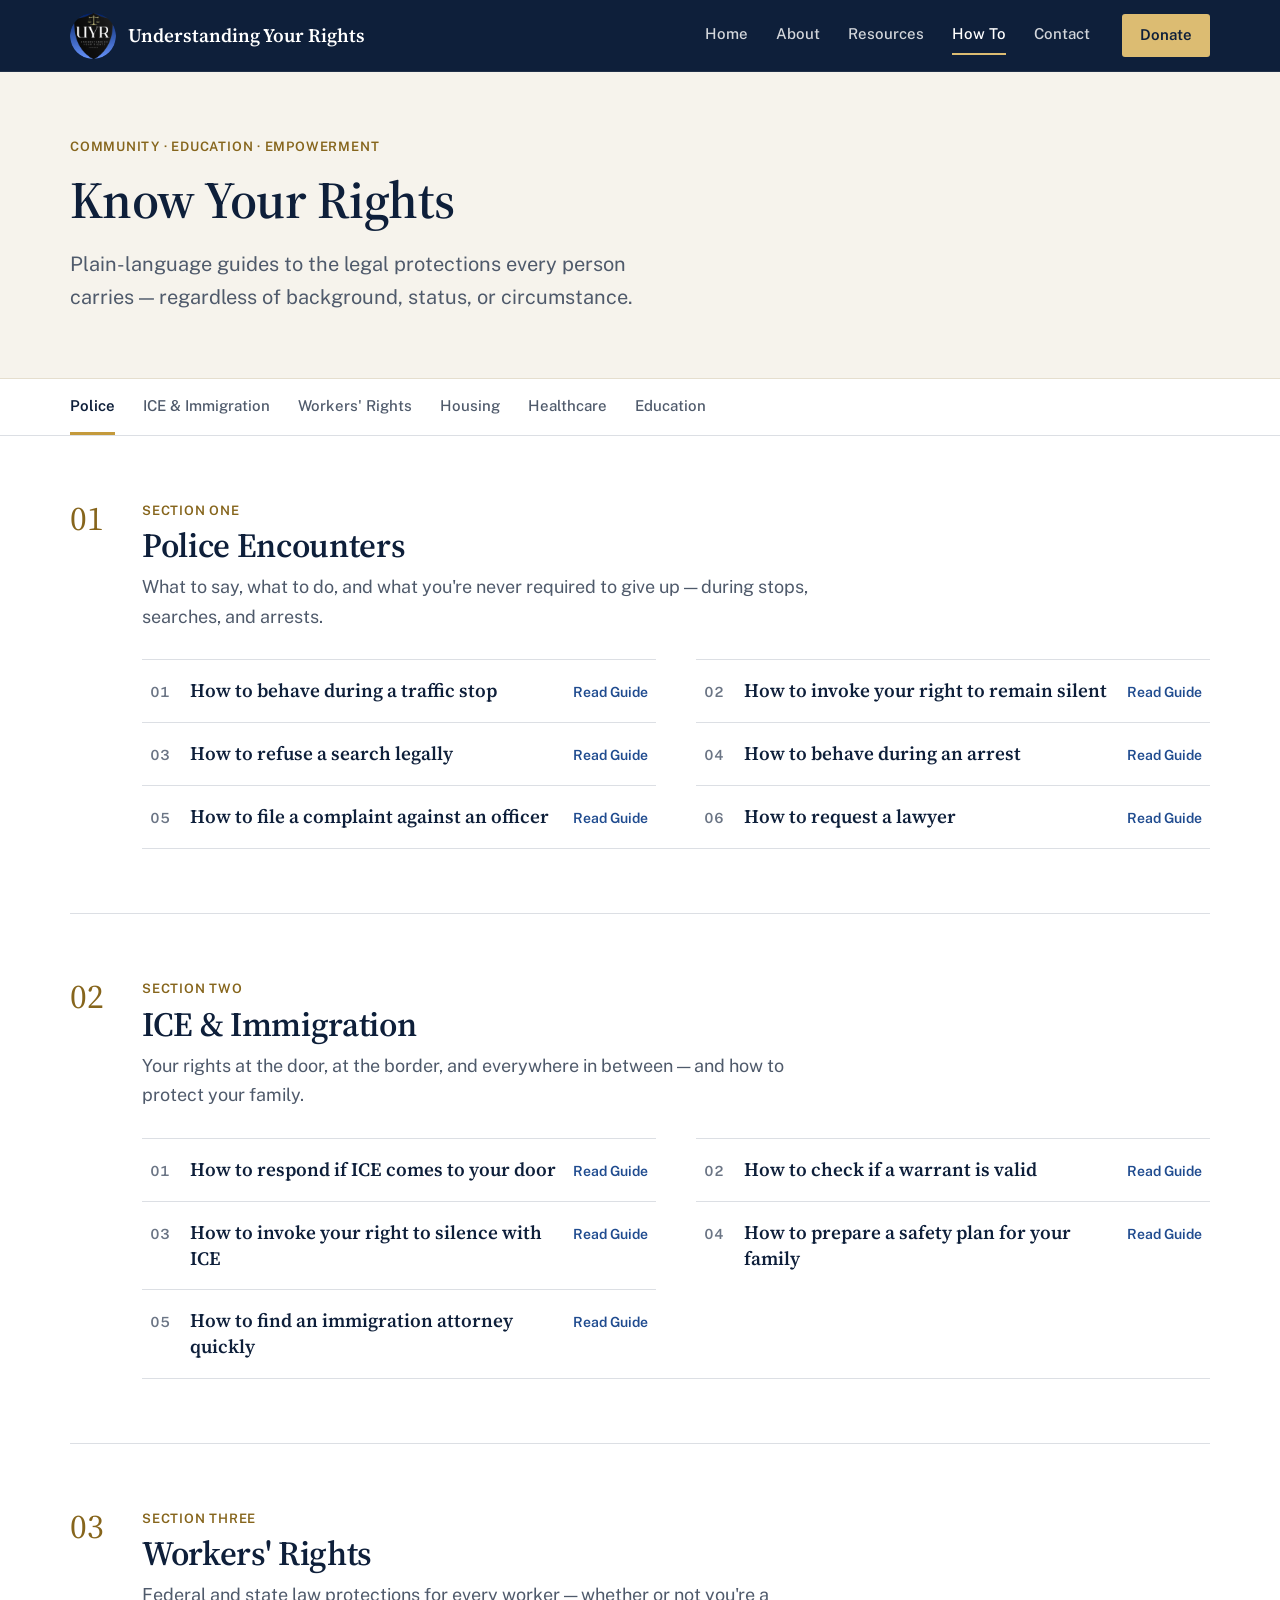
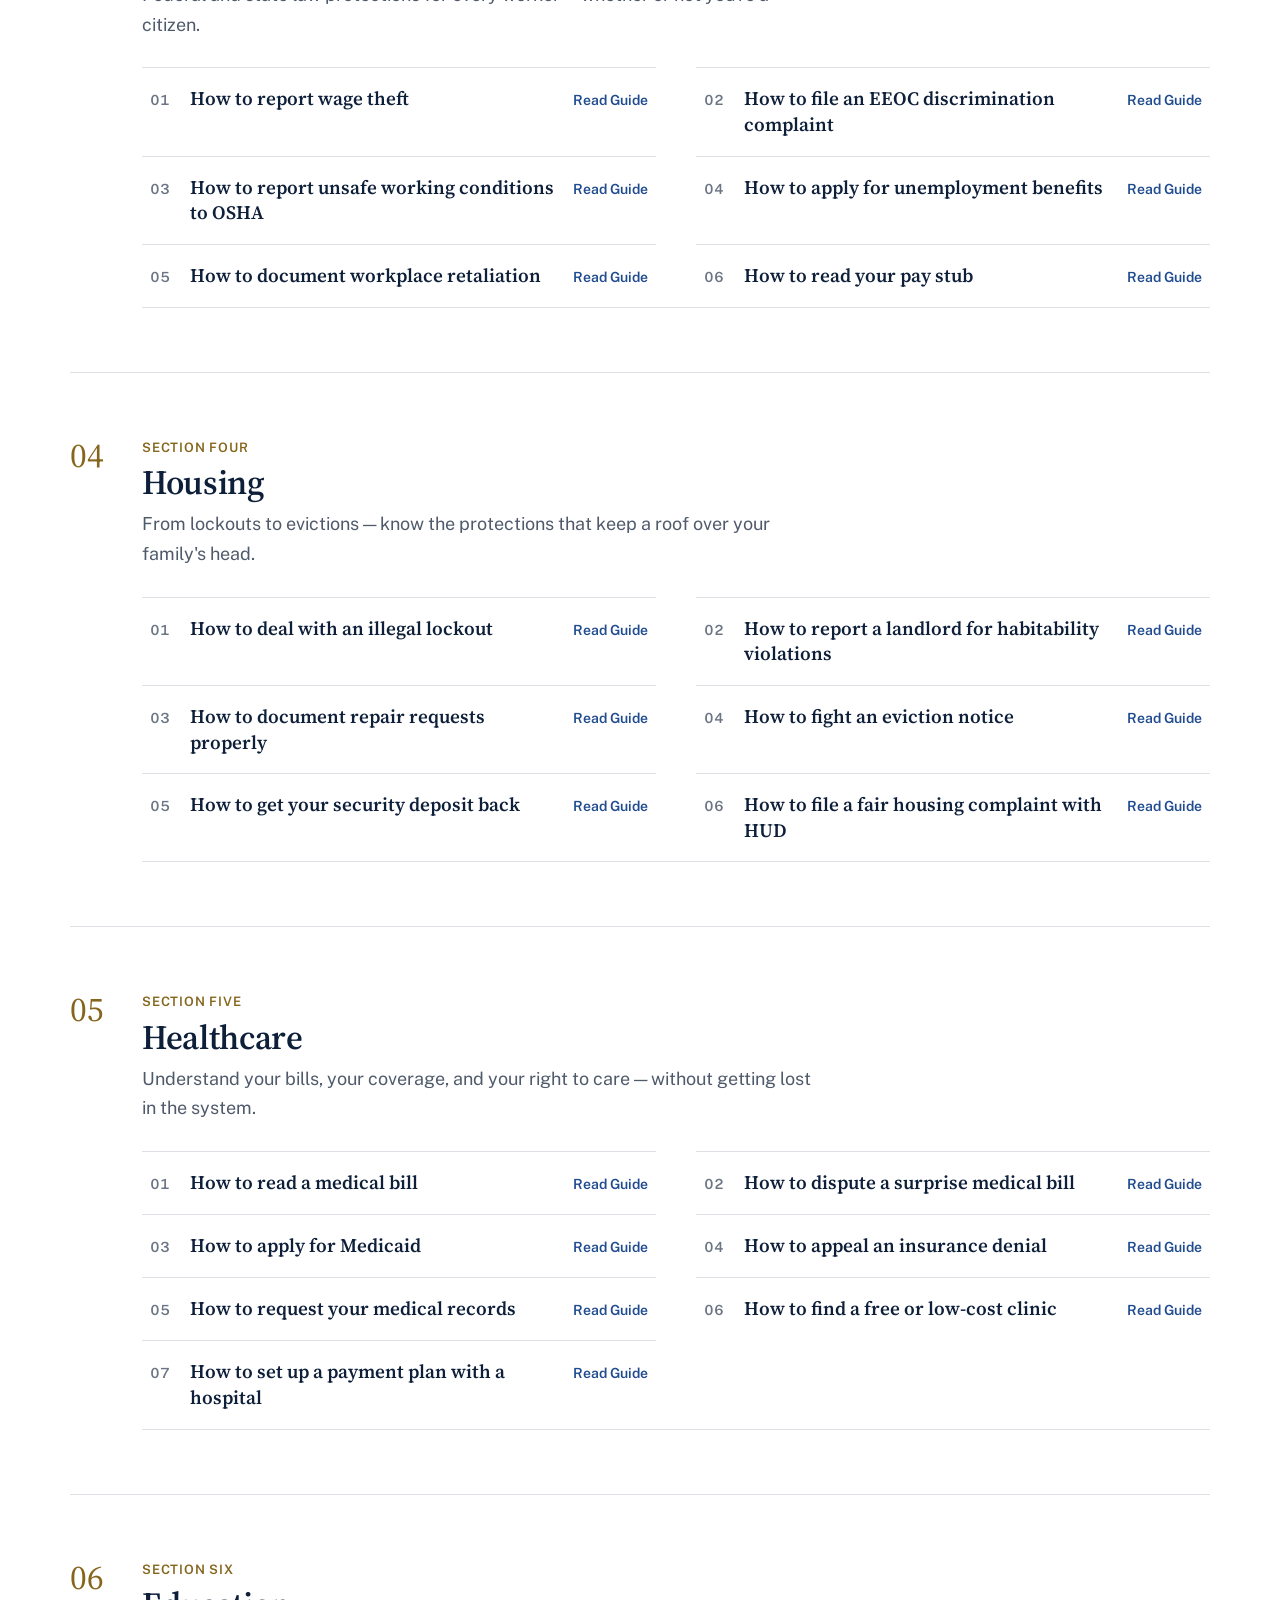
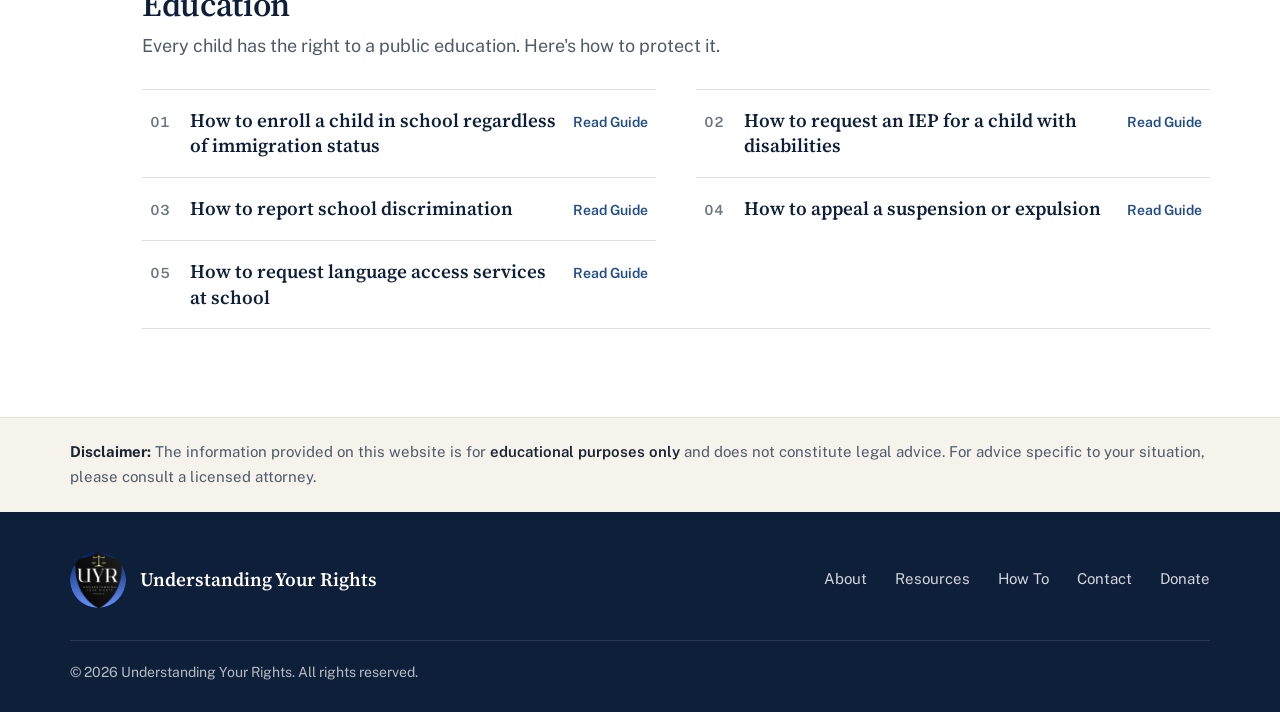
<file: How-tos.html>
<!DOCTYPE html>
<html lang="en">
<head>
  <meta charset="UTF-8" />
  <meta name="viewport" content="width=device-width, initial-scale=1.0"/>
  <title>How To — Understanding Your Rights</title>
  <meta name="description" content="Plain-language guides to the legal protections every person carries — regardless of background, status, or circumstance."/>
  <link rel="icon" href="favicon.ico" sizes="48x48"/>
  <link rel="icon" type="image/png" sizes="96x96" href="images/favicon-96.png"/>
  <link rel="icon" type="image/png" sizes="192x192" href="images/favicon-192.png"/>
  <link rel="apple-touch-icon" href="images/apple-touch-icon.png"/>
  <link rel="preconnect" href="https://fonts.googleapis.com"/>
  <link rel="preconnect" href="https://fonts.gstatic.com" crossorigin/>
  <link href="https://fonts.googleapis.com/css2?family=Public+Sans:ital,wght@0,400;0,500;0,600;0,700;1,400&family=Source+Serif+4:ital,opsz,wght@0,8..60,400;0,8..60,600;1,8..60,400&display=swap" rel="stylesheet"/>
  <link rel="stylesheet" href="styles.css"/>
  <style>
    html { scroll-padding-top: calc(var(--header-h) + 64px); }

    /* ── SECTION NAV ── */
    .section-nav {
      position: sticky;
      top: var(--header-h);
      z-index: 150;
      background: var(--paper);
      border-bottom: 1px solid var(--line);
    }
    .section-nav ul {
      list-style: none;
      display: flex;
      gap: 28px;
      overflow-x: auto;
      scrollbar-width: none;
    }
    .section-nav ul::-webkit-scrollbar { display: none; }
    .section-nav a {
      display: block;
      white-space: nowrap;
      padding: 15px 0 13px;
      border-bottom: 3px solid transparent;
      font-size: 15px;
      font-weight: 500;
      color: var(--muted);
      text-decoration: none;
    }
    .section-nav a:hover { color: var(--navy); }
    .section-nav a.active { color: var(--navy); font-weight: 600; border-bottom-color: var(--gold); }
    @media (max-width: 900px) {
      .section-nav ul {
        gap: 22px;
        -webkit-mask-image: linear-gradient(to right, #000 85%, transparent);
                mask-image: linear-gradient(to right, #000 85%, transparent);
      }
      .section-nav ul::after { content: ''; flex: 0 0 40px; }
    }

    /* ── GUIDE SECTIONS ── */
    .rights-section { padding: 64px 0; border-bottom: 1px solid var(--line); }
    .rights-section:last-child { border-bottom: none; padding-bottom: 88px; }

    .section-header {
      display: grid;
      grid-template-columns: 64px 1fr;
      gap: 8px;
      margin-bottom: 28px;
    }
    .section-number {
      font-family: var(--serif);
      font-size: 34px;
      line-height: 1.1;
      color: var(--gold-text);
      font-variant-numeric: tabular-nums;
    }
    .section-header .label { margin-bottom: 4px; }
    .section-header h2 { font-size: clamp(26px, 3vw, 34px); }
    .section-desc { font-size: 18px; color: var(--muted); margin-top: 6px; max-width: 62ch; }

    .guides-grid {
      display: grid;
      grid-template-columns: repeat(2, 1fr);
      column-gap: 40px;
      margin-left: 72px;
      border-bottom: 1px solid var(--line);
    }
    .guide-card {
      display: grid;
      grid-template-columns: 36px 1fr auto;
      align-items: baseline;
      gap: 12px;
      padding: 18px 8px 18px 0;
      border-top: 1px solid var(--line);
      cursor: pointer;
    }
    .guide-card:hover { background: var(--sand); }
    .guide-card:hover .guide-title { text-decoration: underline; text-underline-offset: 3px; }
    .guide-number { font-size: 14px; font-weight: 600; color: var(--faint); font-variant-numeric: tabular-nums; padding-left: 8px; }
    .guide-title {
      font-family: var(--serif);
      font-size: 19px;
      font-weight: 600;
      line-height: 1.35;
      color: var(--navy);
    }
    .guide-arrow { font-size: 14px; font-weight: 600; color: var(--blue); white-space: nowrap; }

    /* ── MODAL ── */
    .modal-overlay {
      display: none;
      position: fixed;
      inset: 0;
      z-index: 500;
      padding: 40px 16px;
      overflow-y: auto;
      align-items: flex-start;
      justify-content: center;
      background: rgba(14, 31, 58, 0.6);
    }
    .modal-overlay.open { display: flex; }
    .modal {
      position: relative;
      width: 100%;
      max-width: 700px;
      margin: auto;
      background: var(--paper);
      border-top: 4px solid var(--navy);
      border-radius: 2px;
      box-shadow: 0 20px 50px rgba(14, 31, 58, 0.35);
    }
    .modal-head { padding: 30px 72px 18px 36px; border-bottom: 1px solid var(--line); }
    .modal-tag { margin-bottom: 6px; }
    .modal-title { font-size: clamp(23px, 3vw, 28px); }
    .modal-close {
      position: absolute;
      top: 18px;
      right: 18px;
      width: 40px;
      height: 40px;
      display: flex;
      align-items: center;
      justify-content: center;
      border: 1px solid var(--line-strong);
      border-radius: 3px;
      background: var(--paper);
      color: var(--ink);
      cursor: pointer;
    }
    .modal-close:hover { background: var(--sand); }
    .modal-close .icon { width: 18px; height: 18px; }

    .modal-body { padding: 8px 36px 32px; }
    .modal-steps { list-style: none; counter-reset: steps; }
    .modal-steps li {
      counter-increment: steps;
      display: grid;
      grid-template-columns: 30px 1fr;
      gap: 10px;
      padding: 14px 0;
      border-bottom: 1px solid var(--line);
      font-size: 17px;
      line-height: 1.65;
    }
    .modal-steps li:last-child { border-bottom: none; }
    .modal-steps li::before {
      content: counter(steps) ".";
      font-weight: 700;
      color: var(--navy);
    }
    .modal-disclaimer {
      margin-top: 14px;
      padding: 16px 20px;
      background: var(--sand);
      border-left: 3px solid var(--gold);
      font-size: 15px;
      line-height: 1.6;
      color: var(--muted);
    }
    .modal-disclaimer strong { display: block; color: var(--ink); margin-bottom: 2px; }

    @media (max-width: 900px) {
      .guides-grid { grid-template-columns: 1fr; margin-left: 0; }
    }
    @media (max-width: 700px) {
      .rights-section { padding: 48px 0; }
      .section-header { grid-template-columns: 1fr; gap: 2px; }
      .section-number { font-size: 26px; }
      .guide-card { grid-template-columns: 30px 1fr; }
      .guide-arrow { grid-column: 2; }
      .modal-overlay { padding: 12px; }
      .modal-head { padding: 22px 64px 16px 20px; }
      .modal-close { top: 14px; right: 14px; }
      .modal-body { padding: 4px 20px 24px; }
    }
  </style>
</head>
<body>

  <a class="skip-link" href="#main">Skip to content</a>

  <!-- Header -->
  <header class="site-header">
    <div class="container header-inner">
      <a href="index.html" class="brand">
        <img src="images/logo-256.png" alt="" width="46" height="46"/>
        <span>Understanding Your Rights</span>
      </a>
      <button class="nav-toggle" type="button" aria-expanded="false" aria-controls="site-nav" aria-label="Open menu">
        <svg class="icon icon-open" viewBox="0 0 24 24" aria-hidden="true"><path d="M4 7h16M4 12h16M4 17h16"/></svg>
        <svg class="icon icon-close" viewBox="0 0 24 24" aria-hidden="true"><path d="M6 6l12 12M18 6L6 18"/></svg>
      </button>
      <nav id="site-nav" class="site-nav" aria-label="Main">
        <a href="index.html">Home</a>
        <a href="about.html">About</a>
        <a href="resources.html">Resources</a>
        <a href="How-tos.html" aria-current="page">How To</a>
        <a href="contact.html">Contact</a>
        <a href="donate.html" class="nav-donate">Donate</a>
      </nav>
    </div>
  </header>

  <!-- Page Head -->
  <section class="page-head">
    <div class="container">
      <div class="label">Community · Education · Empowerment</div>
      <h1>Know Your Rights</h1>
      <p>Plain-language guides to the legal protections every person carries — regardless of background, status, or circumstance.</p>
    </div>
  </section>

  <!-- Section Nav -->
  <nav class="section-nav" aria-label="Jump to section">
    <div class="container">
      <ul>
        <li><a href="#police">Police</a></li>
        <li><a href="#ice">ICE &amp; Immigration</a></li>
        <li><a href="#workers">Workers' Rights</a></li>
        <li><a href="#housing">Housing</a></li>
        <li><a href="#healthcare">Healthcare</a></li>
        <li><a href="#education">Education</a></li>
      </ul>
    </div>
  </nav>

  <main id="main">
    <div class="container">

      <!-- 01 POLICE -->
      <section class="rights-section" id="police">
        <div class="section-header">
          <div class="section-number" aria-hidden="true">01</div>
          <div>
            <div class="label">Section One</div>
            <h2>Police Encounters</h2>
            <p class="section-desc">What to say, what to do, and what you're never required to give up — during stops, searches, and arrests.</p>
          </div>
        </div>
        <div class="guides-grid" id="police-grid"></div>
      </section>

      <!-- 02 ICE -->
      <section class="rights-section" id="ice">
        <div class="section-header">
          <div class="section-number" aria-hidden="true">02</div>
          <div>
            <div class="label">Section Two</div>
            <h2>ICE &amp; Immigration</h2>
            <p class="section-desc">Your rights at the door, at the border, and everywhere in between — and how to protect your family.</p>
          </div>
        </div>
        <div class="guides-grid" id="ice-grid"></div>
      </section>

      <!-- 03 WORKERS -->
      <section class="rights-section" id="workers">
        <div class="section-header">
          <div class="section-number" aria-hidden="true">03</div>
          <div>
            <div class="label">Section Three</div>
            <h2>Workers' Rights</h2>
            <p class="section-desc">Federal and state law protections for every worker — whether or not you're a citizen.</p>
          </div>
        </div>
        <div class="guides-grid" id="workers-grid"></div>
      </section>

      <!-- 04 HOUSING -->
      <section class="rights-section" id="housing">
        <div class="section-header">
          <div class="section-number" aria-hidden="true">04</div>
          <div>
            <div class="label">Section Four</div>
            <h2>Housing</h2>
            <p class="section-desc">From lockouts to evictions — know the protections that keep a roof over your family's head.</p>
          </div>
        </div>
        <div class="guides-grid" id="housing-grid"></div>
      </section>

      <!-- 05 HEALTHCARE -->
      <section class="rights-section" id="healthcare">
        <div class="section-header">
          <div class="section-number" aria-hidden="true">05</div>
          <div>
            <div class="label">Section Five</div>
            <h2>Healthcare</h2>
            <p class="section-desc">Understand your bills, your coverage, and your right to care — without getting lost in the system.</p>
          </div>
        </div>
        <div class="guides-grid" id="healthcare-grid"></div>
      </section>

      <!-- 06 EDUCATION -->
      <section class="rights-section" id="education">
        <div class="section-header">
          <div class="section-number" aria-hidden="true">06</div>
          <div>
            <div class="label">Section Six</div>
            <h2>Education</h2>
            <p class="section-desc">Every child has the right to a public education. Here's how to protect it.</p>
          </div>
        </div>
        <div class="guides-grid" id="education-grid"></div>
      </section>

    </div>
  </main>

  <!-- Disclaimer -->
  <div class="site-disclaimer">
    <div class="container">
      <span>Disclaimer:</span> The information provided on this website is for <strong>educational purposes only</strong> and does not constitute legal advice. For advice specific to your situation, please consult a licensed attorney.
    </div>
  </div>

  <!-- Footer -->
  <footer class="site-footer">
    <div class="container">
      <div class="footer-main">
        <a href="index.html" class="footer-brand">
          <img src="images/logo-256.png" alt="" width="56" height="56"/>
          <span>Understanding Your Rights</span>
        </a>
        <nav class="footer-links" aria-label="Footer">
          <a href="about.html">About</a>
          <a href="resources.html">Resources</a>
          <a href="How-tos.html">How To</a>
          <a href="contact.html">Contact</a>
          <a href="donate.html">Donate</a>
        </nav>
      </div>
      <div class="footer-bottom">© 2026 Understanding Your Rights. All rights reserved.</div>
    </div>
  </footer>

  <!-- Modal -->
  <div class="modal-overlay" id="modal" role="dialog" aria-modal="true" aria-labelledby="modal-title">
    <div class="modal">
      <div class="modal-head">
        <div id="modal-tag" class="label modal-tag"></div>
        <h2 class="modal-title" id="modal-title"></h2>
        <button class="modal-close" id="modal-close" aria-label="Close">
          <svg class="icon" viewBox="0 0 24 24" aria-hidden="true"><path d="M6 6l12 12M18 6L6 18"/></svg>
        </button>
      </div>
      <div class="modal-body">
        <ol class="modal-steps" id="modal-steps"></ol>
        <div class="modal-disclaimer">
          <strong>Important Note</strong>
          This guide is based on federal law and general legal principles. State laws vary. This is education, not legal advice — if you are facing a legal situation, contact an attorney or legal aid organization.
        </div>
      </div>
    </div>
  </div>

<script>
const DATA = {
  police: {
    label: "Police Encounters",
    guides: [
      {
        title: "How to behave during a traffic stop",
        steps: [
          "Pull over safely and promptly to the right side of the road. Turn off your engine and turn on your interior lights if it's dark.",
          "Keep your hands visible on the steering wheel. Do not reach for documents until the officer asks.",
          "When asked, calmly provide your driver's license, registration, and proof of insurance. You are required to provide these.",
          "You have the right to remain silent beyond providing identifying documents. You may say: 'I am exercising my right to remain silent.'",
          "Do not argue, resist, or make sudden movements. Even if you believe the stop is unlawful, comply and challenge it in court later.",
          "If you want to record the interaction, you generally have the right to do so as long as you do not interfere with the officer's duties.",
          "After the stop, write down everything you remember — officer's name, badge number, patrol car number, and what was said."
        ]
      },
      {
        title: "How to invoke your right to remain silent",
        steps: [
          "The Fifth Amendment gives you the right not to incriminate yourself. This applies to everyone, regardless of immigration status.",
          "To invoke this right, say clearly: 'I am invoking my right to remain silent.' You must actually say it — staying quiet alone may not be enough.",
          "Once invoked, stop answering questions. Do not explain, justify, or fill silences. Silence cannot be used against you.",
          "You may be required to provide your name in some states (stop-and-identify states). Beyond that, you do not have to answer.",
          "Politely but firmly repeat: 'I am not answering questions without a lawyer present.'",
          "Do not believe statements that things will 'go easier' if you talk. That is a common pressure tactic.",
          "Your invocation stands for the entire encounter unless you voluntarily restart the conversation."
        ]
      },
      {
        title: "How to refuse a search legally",
        steps: [
          "You have the right under the Fourth Amendment to refuse consent to a search of your person, car, or home.",
          "Say clearly and calmly: 'I do not consent to a search.' Do not physically resist — state your refusal verbally only.",
          "An officer can still search if they have a warrant, probable cause (for a car), or certain emergency circumstances — but your refusal is on record.",
          "If they proceed over your objection, do not physically interfere. Repeat: 'I do not consent to this search.'",
          "For a home, police generally need a warrant. Ask: 'Do you have a warrant?' You do not have to open the door without one.",
          "Document everything after: what was searched, what was taken, officer names and badge numbers.",
          "Evidence found during an illegal search may be suppressed in court — your refusal helps build that case."
        ]
      },
      {
        title: "How to behave during an arrest",
        steps: [
          "Do not resist arrest, even if you believe it is unlawful. Resisting can result in additional charges and physical harm.",
          "Say clearly: 'I am invoking my right to remain silent and I want a lawyer.' Then stay silent.",
          "You may ask: 'Am I being arrested or am I free to go?' Officers must answer this.",
          "Do not sign any documents or make any statements without an attorney present.",
          "You have the right to make a phone call. Request this right as soon as you arrive at the station.",
          "Try to remember and later write down: officer names, badge numbers, the time and location, and any witnesses.",
          "Contact a lawyer or legal aid organization as soon as possible."
        ]
      },
      {
        title: "How to file a complaint against an officer",
        steps: [
          "Document everything immediately: officer's name, badge number, patrol car number, date, time, location, and exactly what happened.",
          "Gather any evidence: photos, videos, witness names and contact information.",
          "File a complaint with the department's Internal Affairs Division or Office of Professional Standards. Most departments accept complaints online, by mail, or in person.",
          "You can also file a complaint with your city or county's civilian oversight board if one exists.",
          "For civil rights violations, you may file a complaint with the U.S. Department of Justice Civil Rights Division.",
          "Consider contacting the ACLU or a civil rights attorney, especially for serious violations.",
          "Keep copies of everything you submit and note confirmation numbers or case IDs you receive."
        ]
      },
      {
        title: "How to request a lawyer",
        steps: [
          "Once in custody, say these exact words: 'I want a lawyer.' Say it clearly and do not keep talking.",
          "All questioning must stop once you request a lawyer. If it continues, repeat your request.",
          "If you cannot afford a lawyer, say: 'I cannot afford a lawyer. I am requesting a court-appointed attorney.'",
          "The Sixth Amendment guarantees you the right to counsel in criminal proceedings. This right applies once you are formally charged.",
          "Do not sign anything, make any statements, or agree to any lineups before speaking with your attorney.",
          "Legal aid organizations provide free representation. Ask the court or jail staff for their contact information.",
          "If you are denied a lawyer or questioning continues after your request, document this for your attorney."
        ]
      }
    ]
  },
  ice: {
    label: "ICE & Immigration",
    guides: [
      {
        title: "How to respond if ICE comes to your door",
        steps: [
          "You do not have to open the door. Ask through the door: 'Do you have a warrant signed by a judge?' ICE administrative warrants do NOT require you to open the door.",
          "If they claim to have a warrant, ask them to slide it under the door or hold it to a window. Check if it is signed by a federal judge (not just an ICE supervisor) and has your correct name and address.",
          "If there is no judicial warrant, you can say: 'I do not consent to entry.' You do not have to let them in.",
          "If they force their way in anyway, do not physically resist. Say clearly: 'I do not consent to this entry.'",
          "Remain silent. You have the right not to answer questions about your immigration status.",
          "Say: 'I want to speak with a lawyer before answering any questions.' Then stop talking.",
          "Contact an immigration attorney or legal aid organization as soon as possible."
        ]
      },
      {
        title: "How to check if a warrant is valid",
        steps: [
          "There are two types of warrants. An administrative warrant (Form I-200 or I-205) is issued by DHS/ICE — this does NOT give officers the right to enter your home.",
          "A judicial warrant is signed by a federal judge and says 'United States District Court' or similar. This type can legally require entry.",
          "Ask the officer to slide the warrant under the door or hold it up to the window before opening.",
          "Check: Is it signed by a judge (not an ICE officer or supervisor)? Does it have your correct full name? Does it have your correct address?",
          "If any of these are wrong or missing, the warrant may be invalid and you are not required to open the door.",
          "Even with a valid judicial warrant, you still have the right to remain silent and request an attorney.",
          "Document the warrant details or photograph it through the window if possible."
        ]
      },
      {
        title: "How to invoke your right to silence with ICE",
        steps: [
          "You have the Fifth Amendment right to remain silent with any federal agent, including ICE, regardless of your immigration status.",
          "Say clearly: 'I am exercising my right to remain silent.' Then stop speaking.",
          "Do not answer questions about where you were born, how you entered the country, or your immigration status.",
          "Do not show documents other than what may be legally required in your specific state.",
          "Repeat as needed: 'I want to speak with an immigration lawyer before answering any questions.'",
          "Do not sign any documents without a lawyer reviewing them first — signing can waive important rights.",
          "Stay calm and keep your hands visible. Do not run or resist physically."
        ]
      },
      {
        title: "How to prepare a safety plan for your family",
        steps: [
          "Designate a trusted person (friend, family member, or neighbor) who can care for your children if you are detained.",
          "Grant that person legal authorization through a childcare power of attorney. Many legal aid offices provide free templates.",
          "Keep important documents (birth certificates, passports, immigration papers, financial records) in a safe, accessible place — and give copies to your trusted contact.",
          "Teach every family member a family emergency code word and a meeting place.",
          "Write down and memorize key phone numbers: family contacts, your attorney, and a local immigrant legal aid hotline.",
          "Identify an immigration attorney before an emergency occurs. Keep their number saved and posted at home.",
          "If you have a Know Your Rights card from an advocacy organization, carry it at all times."
        ]
      },
      {
        title: "How to find an immigration attorney quickly",
        steps: [
          "Contact your local legal aid society — many offer free or low-cost immigration legal services. Search 'legal aid [your city]' to find your nearest office.",
          "Call the National Immigration Legal Services hotline or search CLINIC (Catholic Legal Immigration Network) for accredited representatives near you.",
          "Many nonprofit organizations — such as RAICES, NILC, AILA's pro bono programs — offer emergency legal assistance.",
          "If detained, ask jail staff for a list of free legal service providers. Detained individuals have the right to legal representation, though the government is not required to provide it.",
          "Avoid 'notarios' or immigration consultants who are not licensed attorneys — they cannot legally provide immigration advice and often cause serious harm.",
          "Ask any attorney you contact whether they handle emergency detention cases and what their fees are before agreeing to anything.",
          "Keep your attorney's number memorized and written on a card in your wallet."
        ]
      }
    ]
  },
  workers: {
    label: "Workers' Rights",
    guides: [
      {
        title: "How to report wage theft",
        steps: [
          "Wage theft includes unpaid overtime, minimum wage violations, illegal deductions, and not being paid at all. It is illegal under the Fair Labor Standards Act (FLSA).",
          "Gather documentation: pay stubs, time records, texts or emails about hours worked, and any written agreements about your pay.",
          "File a complaint with the U.S. Department of Labor's Wage and Hour Division (WHD) at dol.gov or by calling 1-866-487-9243. Complaints can be filed anonymously.",
          "You can also file a complaint with your state's labor agency, which may have stronger protections.",
          "Retaliation for filing a wage complaint is illegal. Document any adverse actions taken against you after filing.",
          "You may be entitled to back pay plus an equal amount in damages, plus attorney's fees if you sue.",
          "Consider contacting a workers' rights organization or employment attorney — many take wage theft cases on contingency (no upfront cost)."
        ]
      },
      {
        title: "How to file an EEOC discrimination complaint",
        steps: [
          "The Equal Employment Opportunity Commission (EEOC) handles workplace discrimination based on race, color, religion, sex, national origin, age, disability, or genetic information.",
          "You must file an EEOC charge before you can sue your employer in federal court. There are strict deadlines — usually 180 or 300 days from the discriminatory act.",
          "File online at publicportal.eeoc.gov or by calling 1-800-669-4000. Filing is free.",
          "Describe what happened, when it happened, who was involved, and why you believe it was discriminatory.",
          "Gather evidence: emails, performance reviews, witness names, your employment history, and documentation of the discriminatory actions.",
          "After filing, the EEOC will notify your employer and may investigate or attempt mediation.",
          "If the EEOC does not resolve your case, they will issue a 'Right to Sue' letter allowing you to file a lawsuit within 90 days."
        ]
      },
      {
        title: "How to report unsafe working conditions to OSHA",
        steps: [
          "The Occupational Safety and Health Administration (OSHA) protects workers' right to a safe workplace. Complaints can be filed by any worker, documented or undocumented.",
          "File a complaint online at osha.gov, by phone at 1-800-321-6742, or by mail to your regional OSHA office. You can request that your name be kept confidential.",
          "Describe the hazard specifically: what it is, where it is, who is at risk, and how long the condition has existed.",
          "You have the right to refuse work that poses imminent danger of serious injury or death. Tell your supervisor in writing if possible.",
          "OSHA prohibits retaliation. If your employer retaliates for filing a complaint, file a retaliation complaint with OSHA within 30 days.",
          "OSHA must inspect within a reasonable time and inform you of the results. You can participate in the inspection.",
          "Keep copies of all communications with your employer and OSHA throughout the process."
        ]
      },
      {
        title: "How to apply for unemployment benefits",
        steps: [
          "Unemployment insurance (UI) is administered by each state. You must file in the state where you worked, not where you live.",
          "File as soon as possible after losing your job — most states have a waiting week and benefits are not paid retroactively before your filing date.",
          "Go to your state's workforce agency website and look for 'File for Unemployment' or 'UI Benefits.' Most states now accept online applications.",
          "You will need: Social Security Number, employment history for the past 18 months, wages earned, reason for separation, and contact information.",
          "Generally, you qualify if you were laid off, your hours were significantly cut, or you were fired without serious misconduct. Quitting usually disqualifies you unless there was 'good cause.'",
          "You must certify eligibility weekly and actively search for work. Keep records of your job search activities.",
          "If denied, you have the right to appeal. File your appeal before the deadline listed on your denial notice."
        ]
      },
      {
        title: "How to document workplace retaliation",
        steps: [
          "Retaliation occurs when an employer takes adverse action against you for a protected activity: filing a complaint, reporting violations, organizing, or taking medical leave.",
          "Start a private written log immediately. Record dates, times, what was said or done, who was present, and how it differed from previous treatment.",
          "Save all relevant emails, texts, performance reviews, and written communications to a personal device or account.",
          "Note any changes after your protected activity: sudden negative performance reviews, schedule changes, demotion, increased scrutiny, or termination.",
          "Report the retaliation in writing to HR and keep a copy. Even if you don't expect HR to help, this creates an official record.",
          "File a retaliation complaint with the EEOC, OSHA, the Department of Labor, or the relevant agency depending on the type of protected activity.",
          "Consult an employment attorney — retaliation claims often have short filing deadlines."
        ]
      },
      {
        title: "How to read your pay stub",
        steps: [
          "Your pay stub must show gross pay (total before deductions), all deductions, and net pay (what you actually take home).",
          "Gross pay = hours worked × hourly rate (or your salary amount for the period). Verify this matches what you were told.",
          "Check deductions: federal income tax, state income tax, Social Security (6.2%), Medicare (1.45%), health insurance, and any retirement contributions.",
          "Overtime pay (hours over 40/week) must be paid at 1.5× your regular rate under federal law. Check that overtime hours and pay are correctly listed.",
          "If you see an unfamiliar deduction, ask your employer in writing for an explanation. You have the right to understand every deduction.",
          "Compare your year-to-date (YTD) totals periodically to catch errors early.",
          "If anything does not add up, contact your state's Department of Labor or a workers' rights organization."
        ]
      }
    ]
  },
  housing: {
    label: "Housing",
    guides: [
      {
        title: "How to deal with an illegal lockout",
        steps: [
          "An illegal lockout occurs when a landlord locks you out, removes your belongings, shuts off utilities, or removes doors/windows without going through the legal eviction process.",
          "Document everything immediately: take photos or videos of the changed locks, removed belongings, or any notices left.",
          "Call your local police non-emergency line. Explain that you have been illegally locked out by your landlord. In most states, police can require the landlord to restore access.",
          "Contact a local tenant legal aid organization or housing court. Most cities have emergency procedures for lockout situations.",
          "In many states, you can sue your landlord for actual damages, statutory penalties (often 1–3 months' rent), and attorney's fees for an illegal lockout.",
          "Do not pay rent or sign any new agreements under duress. Do not allow the landlord to pressure you into leaving.",
          "File a complaint with your local housing or building authority and keep records of every action you take."
        ]
      },
      {
        title: "How to report a landlord for habitability violations",
        steps: [
          "Every tenant has the right to a habitable home — working heat, plumbing, electricity, no pest infestations, and a structurally safe building.",
          "Document all deficiencies in writing with photos and dates. Send a written repair request to your landlord by certified mail and keep a copy.",
          "If the landlord does not respond within a reasonable time (usually 30 days, or 24–72 hours for emergencies), contact your local housing or building department to file a complaint.",
          "A housing inspector may visit and issue citations requiring the landlord to make repairs within a set timeframe.",
          "In many states, you may be able to withhold rent, place rent in escrow, or 'repair and deduct' (hire a contractor and deduct the cost from rent) if conditions are serious.",
          "Your landlord cannot legally retaliate against you for reporting habitability violations. Document any suspicious changes in treatment after you complain.",
          "Contact a tenant rights organization or legal aid for help navigating your specific state's procedures."
        ]
      },
      {
        title: "How to document repair requests properly",
        steps: [
          "Always make repair requests in writing, even if you have already made a verbal request. Written records protect you legally.",
          "Send repair requests via certified mail, email, or a platform that creates a timestamp. Do not rely on text messages alone if possible.",
          "Be specific: describe the problem, the location, when you first noticed it, and any safety or health impact.",
          "Keep a copy of every request and the landlord's response (or non-response). Note the date you sent it and the date a response (if any) was received.",
          "Take dated photographs or video of the problem before and after any repair attempt.",
          "If the landlord responds but doesn't fix the problem, send a follow-up letter noting the issue remains unresolved.",
          "This paper trail is essential if you need to involve a housing inspector, withhold rent legally, or pursue legal action."
        ]
      },
      {
        title: "How to fight an eviction notice",
        steps: [
          "An eviction notice is not an eviction order. Do not leave your home just because you receive a notice. You have legal rights throughout the process.",
          "Read the notice carefully: Is it a pay-or-quit notice, a cure-or-quit notice, or an unconditional quit? The type determines your options and deadlines.",
          "Respond within the timeframe listed on the notice. If it is a pay-or-quit notice and you can pay, do so in writing and get a receipt.",
          "If you dispute the eviction, contact a tenant legal aid organization immediately. Many offer emergency assistance for eviction cases.",
          "Attend every court date. If you miss your court date, the landlord will almost certainly win by default.",
          "In court, you may raise defenses: the landlord failed to maintain the unit, the eviction is retaliatory, proper notice was not given, or you have paid.",
          "Even if you lose, you have time before a marshal or sheriff enforces the order. Use that time to find housing and resources."
        ]
      },
      {
        title: "How to get your security deposit back",
        steps: [
          "Most states require landlords to return your security deposit within 14–30 days of your move-out date, along with an itemized list of any deductions.",
          "Before moving out, document the condition of the entire unit with dated photos and video. Do a written walkthrough checklist if possible.",
          "Give your landlord written notice of your forwarding address before you move. Send it by certified mail.",
          "Normal wear and tear (small scuffs, faded paint) cannot legally be deducted. Only actual damages beyond normal use can be deducted.",
          "If the landlord misses the deadline or makes improper deductions, send a written demand letter requesting the full deposit within a specific number of days.",
          "If they do not respond, file a claim in small claims court. In many states, you can sue for double or triple the withheld amount as a penalty.",
          "Bring all your documentation: your lease, move-in and move-out photos, correspondence, and any receipts."
        ]
      },
      {
        title: "How to file a fair housing complaint with HUD",
        steps: [
          "The Fair Housing Act prohibits discrimination in housing based on race, color, national origin, religion, sex, familial status, or disability.",
          "Discrimination can include: refusing to rent or sell, setting different terms, making discriminatory statements, or refusing to make reasonable accommodations for disabilities.",
          "File a complaint online at hud.gov/fairhousing, by phone at 1-800-669-9777 (TTY: 1-800-927-9275), or in person at a HUD office. Filing is free.",
          "You must file within one year of the discriminatory act. Do not wait.",
          "Describe what happened in detail: dates, names, what was said or done, and any witnesses.",
          "HUD will investigate and may attempt conciliation. If the case has merit and is not resolved, HUD may pursue it or you may file a civil lawsuit.",
          "You can also file with your state or local fair housing agency, which may have broader protections."
        ]
      }
    ]
  },
  healthcare: {
    label: "Healthcare",
    guides: [
      {
        title: "How to read a medical bill",
        steps: [
          "Request an itemized bill from your provider. A summary bill does not list individual charges — the itemized version does, and you are entitled to one.",
          "Match each line item (procedure code and description) against your Explanation of Benefits (EOB) from your insurer, which shows what was billed, what was approved, and what you owe.",
          "Look for common errors: duplicate charges, charges for services not received, upcoding (a more expensive service than what was performed), and facility fees that were not disclosed.",
          "Look up any unfamiliar billing codes (CPT codes) at the AMA website or by calling your provider's billing department.",
          "If anything is unclear or seems wrong, call your provider's billing department and ask for a line-by-line explanation.",
          "Compare the billed amount with your insurance's allowed amount. You should only owe your share of the allowed amount, not the full billed amount.",
          "Document all calls: date, time, name of the person you spoke to, and what they said."
        ]
      },
      {
        title: "How to dispute a surprise medical bill",
        steps: [
          "A surprise bill often results from receiving care from an out-of-network provider at an in-network facility (e.g., an ER anesthesiologist). The No Surprises Act (federal law) limits these bills for many situations.",
          "Request an itemized bill and your EOB. Identify whether the provider was in-network or out-of-network and whether the service qualifies for No Surprises Act protections.",
          "File a complaint with the federal No Surprises Help Desk at 1-800-985-3059 or at cms.gov/nosurprises if you believe you were improperly billed.",
          "Contact your insurer to dispute the claim. Ask them to reprocess the claim under the No Surprises Act or applicable state law.",
          "Write a formal dispute letter to the provider's billing department. Include your account number, the date of service, what you believe is incorrect, and your requested resolution.",
          "Most providers have a financial assistance or charity care program. Ask specifically for their charity care application — many hospitals are required to have one.",
          "Contact your state insurance commissioner if your insurer is unresponsive — they regulate insurer conduct."
        ]
      },
      {
        title: "How to apply for Medicaid",
        steps: [
          "Medicaid is a federal-state program providing free or low-cost health coverage for people with limited income. Eligibility varies by state.",
          "Apply through your state's Medicaid agency (search '[your state] Medicaid application') or at Healthcare.gov. You can apply anytime — there is no open enrollment period.",
          "You will need: proof of identity, proof of residency, Social Security numbers (if applicable), proof of income (pay stubs, tax returns), and information about other insurance.",
          "Undocumented individuals generally do not qualify for full Medicaid, but emergency Medicaid may cover emergency care. Children may qualify through CHIP regardless of parent status.",
          "After applying, a decision must be made within 45 days (90 days for disability-based cases). If approved, coverage may be retroactive up to 3 months.",
          "If denied, you have the right to appeal. Request a fair hearing within the timeframe listed on your denial notice.",
          "Local health departments and community health centers can help you complete your application for free."
        ]
      },
      {
        title: "How to appeal an insurance denial",
        steps: [
          "When your insurer denies a claim or prior authorization, they must provide a written denial with the specific reason and your right to appeal.",
          "Read the denial letter carefully. Note the deadline for your internal appeal — usually 180 days from the date of denial.",
          "File an internal appeal with your insurer. Include: a letter explaining why the denial is wrong, supporting medical documentation, and a letter from your doctor stating the service is medically necessary.",
          "If your internal appeal is denied, you have the right to an independent external review by a third-party reviewer not affiliated with your insurer.",
          "For urgent situations, expedited appeals (72-hour decisions) are available. Request one in writing and by phone.",
          "File a complaint with your state insurance commissioner if your insurer violates its obligations during the appeals process.",
          "Patient advocates and social workers at your hospital can help you navigate the appeals process at no cost."
        ]
      },
      {
        title: "How to request your medical records",
        steps: [
          "Under HIPAA, you have the right to access your medical records. Providers must fulfill your request within 30 days (with one 30-day extension if they notify you).",
          "Submit a written request to your provider's medical records or health information management department. Many providers also have an online patient portal.",
          "Providers may charge a reasonable fee for copies but cannot deny access because you cannot pay.",
          "You can request records in electronic format (such as a PDF or a file compatible with your health app) — the provider must provide electronic records electronically if they maintain them that way.",
          "If your request is denied, the provider must give you a written denial explaining why and your rights to appeal.",
          "You can also request that providers correct inaccurate information in your records — submit an 'amendment request' in writing.",
          "If a provider refuses or ignores your request, file a complaint with the HHS Office for Civil Rights at hhs.gov/ocr."
        ]
      },
      {
        title: "How to find a free or low-cost clinic",
        steps: [
          "Federally Qualified Health Centers (FQHCs) provide healthcare on a sliding-scale fee based on income — you pay only what you can afford. Find one at findahealthcenter.hrsa.gov.",
          "Free clinics are nonprofits providing free care to uninsured individuals. Search 'free clinic [your city]' or use the National Association of Free & Charitable Clinics at nafcclinics.org.",
          "Community health centers are often located in underserved neighborhoods and serve patients regardless of immigration status or ability to pay.",
          "Many hospitals are required to have a charity care program that can cover bills for qualifying low-income patients — ask the billing department directly.",
          "For dental care, look for dental school clinics, which provide supervised care at significantly reduced costs.",
          "For mental health, community mental health centers and FQHCs often provide behavioral health services on a sliding scale.",
          "Call 211 (national helpline) for local health and social services referrals including free clinics in your area."
        ]
      },
      {
        title: "How to set up a payment plan with a hospital",
        steps: [
          "Before agreeing to any payment plan, apply for the hospital's financial assistance or charity care program — you may qualify for significant bill reduction or forgiveness.",
          "Call the billing department and ask specifically: 'Do you have a financial assistance program?' and 'Can I get an itemized bill before we discuss payment?'",
          "Negotiate the bill itself before negotiating payments. Hospitals often accept significantly less than the billed amount, especially for uninsured patients.",
          "Ask for an interest-free payment plan. Many hospitals are required to offer interest-free options to qualifying patients.",
          "Get any payment agreement in writing before making your first payment.",
          "Do not put medical debt on a credit card unless you have exhausted all other options — medical debt is treated differently and is often negotiable in ways that credit card debt is not.",
          "If you are struggling, a hospital patient advocate or social worker can help you navigate financial assistance programs at no cost."
        ]
      }
    ]
  },
  education: {
    label: "Education",
    guides: [
      {
        title: "How to enroll a child in school regardless of immigration status",
        steps: [
          "Under the Supreme Court ruling in Plyler v. Doe (1982), all children have the right to a free public education regardless of immigration status. Schools cannot ask about or require proof of citizenship.",
          "Schools may only require proof of age (birth certificate, baptismal record, or sworn statement), proof of residency in the school district (utility bill, lease, or a letter from someone you're staying with), and immunization records.",
          "If you do not have a permanent address, the McKinney-Vento Act protects children experiencing homelessness and requires schools to enroll them immediately.",
          "If a school asks for a Social Security number, you may decline. It is optional and cannot be required for enrollment.",
          "If a school denies or delays enrollment, contact the school district's central office in writing. Request a written explanation for any denial.",
          "Your state's Department of Education has an office that handles enrollment disputes. File a complaint if the school refuses to enroll your child.",
          "Organizations like the ACLU, MALDEF, or local immigrant legal aid can provide support if you face enrollment barriers."
        ]
      },
      {
        title: "How to request an IEP for a child with disabilities",
        steps: [
          "An Individualized Education Program (IEP) is a legal document under the Individuals with Disabilities Education Act (IDEA) that guarantees specialized education services for eligible children.",
          "Submit a written request to the school principal or special education coordinator asking for an evaluation of your child. The school must respond within a set timeframe (usually 60 days).",
          "The school must obtain your written consent before evaluating your child. The evaluation is free.",
          "After the evaluation, the school will hold an IEP meeting. You are a full member of the IEP team and must be invited.",
          "If you disagree with the evaluation results or the IEP, you have the right to an Independent Educational Evaluation (IEE) at the school's expense.",
          "You have the right to bring an advocate, attorney, or support person to any IEP meeting. Bring someone who can take notes.",
          "If the school fails to implement the IEP, file a complaint with your state's Department of Education's special education division."
        ]
      },
      {
        title: "How to report school discrimination",
        steps: [
          "Federal laws prohibit discrimination in schools based on race, color, national origin, sex, disability, and religion. Title VI, Title IX, and Section 504 are key protections.",
          "Document the discriminatory incidents: dates, what was said or done, who was involved, any witnesses, and how your child was affected.",
          "Report the incident in writing to the school principal and the district's civil rights or equity coordinator. Keep copies.",
          "File a complaint with the U.S. Department of Education's Office for Civil Rights (OCR) at ed.gov/ocr or by calling 1-800-421-3481. Complaints must be filed within 180 days of the incident.",
          "You can also file complaints with the U.S. Department of Justice Civil Rights Division if the discrimination is severe.",
          "Do not withdraw your child from school during an active complaint process — it can complicate your case.",
          "Organizations like the NAACP, MALDEF, ACLU, and local civil rights groups may provide free legal support for school discrimination cases."
        ]
      },
      {
        title: "How to appeal a suspension or expulsion",
        steps: [
          "Before any suspension of more than 10 days or an expulsion, your child is entitled to due process: notice of the charges and an opportunity to respond.",
          "Request a written copy of the school's suspension or expulsion decision, including the specific rule that was violated and the evidence used.",
          "Submit a written appeal to the principal within the deadline listed in the suspension/expulsion letter. If no deadline is listed, file as soon as possible.",
          "If the principal upholds the decision, appeal to the school board. Most districts have a formal hearing process for expulsions.",
          "At any hearing, you have the right to present your child's side, bring witnesses, and challenge the school's evidence.",
          "Children with IEPs or 504 plans have additional protections — a 'manifestation determination' hearing is required to assess whether the behavior was related to the disability.",
          "Contact legal aid or an education advocate for serious or long-term suspensions — these significantly impact a child's educational record and future."
        ]
      },
      {
        title: "How to request language access services at school",
        steps: [
          "Under Title VI of the Civil Rights Act, schools must provide meaningful language access to parents with limited English proficiency — including translation and interpretation services.",
          "Submit a written request to the school principal or district office asking for interpretation at meetings and translation of key documents (IEPs, disciplinary notices, enrollment forms).",
          "Schools must provide these services free of charge. You should never be required to bring your own interpreter or pay for translation.",
          "If your child is being used as a translator during important meetings, object in writing and request a qualified adult interpreter.",
          "For IEP meetings, insist that all documents be translated before the meeting so you can review them in advance.",
          "If the school refuses or provides inadequate language access, file a complaint with the school district's Title VI coordinator or with the U.S. Department of Education's Office for Civil Rights.",
          "Document all requests and responses in writing. Language access is a civil right, not a favor."
        ]
      }
    ]
  }
};


// Render all sections
Object.entries(DATA).forEach(([key, section]) => {
  const grid = document.getElementById(`${key}-grid`);
  if (!grid) return;
  section.guides.forEach((guide, i) => {
    const card = document.createElement('div');
    card.className = 'guide-card';
    card.setAttribute('role', 'button');
    card.setAttribute('tabindex', '0');
    card.setAttribute('aria-label', guide.title);
    card.innerHTML = `
      <span class="guide-number">${String(i + 1).padStart(2, '0')}</span>
      <span class="guide-title">${guide.title}</span>
      <span class="guide-arrow">Read Guide</span>`;
    const open = () => openModal(section.label, guide, card);
    card.addEventListener('click', open);
    card.addEventListener('keydown', e => { if (e.key === 'Enter' || e.key === ' ') { e.preventDefault(); open(); } });
    grid.appendChild(card);
  });
});

// Modal
const overlay = document.getElementById('modal');
const modalTag = document.getElementById('modal-tag');
const modalTitle = document.getElementById('modal-title');
const modalSteps = document.getElementById('modal-steps');
const closeBtn = document.getElementById('modal-close');
let lastTrigger = null;

function openModal(label, guide, trigger) {
  lastTrigger = trigger || null;
  modalTag.textContent = label;
  modalTitle.textContent = guide.title;
  modalSteps.innerHTML = guide.steps.map(s => `<li>${s}</li>`).join('');
  overlay.classList.add('open');
  overlay.scrollTop = 0;
  document.body.style.overflow = 'hidden';
  closeBtn.focus();
}
function closeModal() {
  if (!overlay.classList.contains('open')) return;
  overlay.classList.remove('open');
  document.body.style.overflow = '';
  if (lastTrigger) lastTrigger.focus();
}
closeBtn.addEventListener('click', closeModal);
overlay.addEventListener('click', e => { if (e.target === overlay) closeModal(); });
document.addEventListener('keydown', e => { if (e.key === 'Escape') closeModal(); });

// Underline the section-nav link for the section in view
(function () {
  const links = document.querySelectorAll('.section-nav a');
  if (!('IntersectionObserver' in window)) return;
  const io = new IntersectionObserver(entries => {
    entries.forEach(entry => {
      if (!entry.isIntersecting) return;
      links.forEach(a => a.classList.toggle('active', a.getAttribute('href') === '#' + entry.target.id));
    });
  }, { rootMargin: '-45% 0px -50% 0px' });
  document.querySelectorAll('.rights-section').forEach(s => io.observe(s));
})();
</script>
<script src="site.js"></script>
</body>
</html>
</file>
<file: styles.css>
/* ==========================================================================
   Understanding Your Rights — shared styles
   Used by every page. Page-specific styles live in each page's <style>.
   ========================================================================== */

:root {
  --navy: #0e1f3a;
  --navy-2: #1a2f52;
  --gold: #c49a3c;            /* rules and small marks */
  --gold-text: #86651c;       /* gold text on light backgrounds */
  --gold-on-dark: #dcbc72;    /* gold on navy */
  --blue: #1f4b8f;            /* links (from the logo's blue ring) */

  --ink: #1b2433;
  --muted: #4f5a6b;
  --faint: #6b7585;
  --line: #dcdfe4;
  --line-strong: #c3c8d0;

  --paper: #ffffff;
  --sand: #f6f3ec;
  --sand-line: #e5dece;

  --serif: 'Source Serif 4', Georgia, 'Times New Roman', serif;
  --sans: 'Public Sans', 'Segoe UI', system-ui, -apple-system, sans-serif;

  --header-h: 72px;
}

* { margin: 0; padding: 0; box-sizing: border-box; }

html { scroll-padding-top: calc(var(--header-h) + 16px); }

body {
  font-family: var(--sans);
  font-size: 17px;
  line-height: 1.65;
  color: var(--ink);
  background: var(--paper);
  min-height: 100vh;
  display: flex;
  flex-direction: column;
  overflow-x: hidden;
  overflow-x: clip;
  -webkit-font-smoothing: antialiased;
}

img { max-width: 100%; display: block; }

h1, h2, h3, h4 {
  font-family: var(--serif);
  font-weight: 600;
  color: var(--navy);
  line-height: 1.2;
  letter-spacing: -0.01em;
}

a { color: var(--blue); text-underline-offset: 3px; }

:focus-visible {
  outline: 2px solid var(--blue);
  outline-offset: 2px;
}

.skip-link {
  position: absolute;
  left: 16px;
  top: -60px;
  z-index: 300;
  background: var(--paper);
  color: var(--navy);
  font-weight: 600;
  padding: 10px 16px;
  text-decoration: none;
  border: 2px solid var(--navy);
}
.skip-link:focus { top: 12px; }

.container {
  width: min(1140px, calc(100% - 48px));
  margin-inline: auto;
}

.icon {
  width: 18px;
  height: 18px;
  fill: none;
  stroke: currentColor;
  stroke-width: 1.8;
  stroke-linecap: round;
  stroke-linejoin: round;
  flex-shrink: 0;
}

/* ── HEADER ─────────────────────────────────────────────────────────────── */
.site-header {
  position: sticky;
  top: 0;
  z-index: 200;
  height: var(--header-h);
  background: var(--navy);
  border-bottom: 1px solid rgba(255, 255, 255, 0.08);
}

.header-inner {
  height: 100%;
  display: flex;
  align-items: center;
  justify-content: space-between;
  gap: 24px;
}

.brand {
  display: inline-flex;
  align-items: center;
  gap: 12px;
  text-decoration: none;
  color: #ffffff;
  font-family: var(--serif);
  font-size: 19px;
  font-weight: 600;
  white-space: nowrap;
}
.brand img { width: 46px; height: 46px; border-radius: 50%; }

.site-nav {
  display: flex;
  align-items: center;
  gap: 28px;
}
.site-nav a {
  color: rgba(255, 255, 255, 0.82);
  text-decoration: none;
  font-size: 15px;
  font-weight: 500;
  padding: 6px 0;
  border-bottom: 2px solid transparent;
}
.site-nav a:hover { color: #ffffff; border-bottom-color: rgba(255, 255, 255, 0.4); }
.site-nav a[aria-current="page"] { color: #ffffff; border-bottom-color: var(--gold-on-dark); }

.site-nav a.nav-donate {
  margin-left: 4px;
  padding: 9px 18px;
  border: none;
  border-radius: 3px;
  background: var(--gold-on-dark);
  color: var(--navy);
  font-weight: 600;
}
.site-nav a.nav-donate:hover,
.site-nav a.nav-donate[aria-current="page"] { background: #e6c983; color: var(--navy); }

.nav-toggle {
  display: none;
  width: 44px;
  height: 44px;
  border: 1px solid rgba(255, 255, 255, 0.25);
  border-radius: 3px;
  background: transparent;
  color: #ffffff;
  cursor: pointer;
  align-items: center;
  justify-content: center;
}
.nav-toggle .icon { width: 22px; height: 22px; }
.nav-toggle .icon-close { display: none; }
.nav-open .nav-toggle .icon-open { display: none; }
.nav-open .nav-toggle .icon-close { display: block; }

@media (max-width: 900px) {
  .nav-toggle { display: inline-flex; }
  .site-nav {
    position: absolute;
    top: var(--header-h);
    left: 0;
    right: 0;
    flex-direction: column;
    align-items: stretch;
    gap: 0;
    padding: 4px 16px 20px;
    background: var(--navy);
    border-bottom: 1px solid rgba(255, 255, 255, 0.12);
    display: none;
  }
  .nav-open .site-nav { display: flex; }
  .site-nav a {
    padding: 14px 4px;
    font-size: 16px;
    border-bottom: 1px solid rgba(255, 255, 255, 0.1);
  }
  .site-nav a:hover { border-bottom-color: rgba(255, 255, 255, 0.1); }
  .site-nav a[aria-current="page"] { border-bottom-color: rgba(255, 255, 255, 0.1); color: var(--gold-on-dark); }
  .site-nav a.nav-donate { margin: 16px 0 0; text-align: center; padding: 13px 18px; }
}

@media (max-width: 420px) {
  .brand { font-size: 17px; gap: 10px; }
  .brand img { width: 40px; height: 40px; }
}

/* ── SHARED TYPE + BITS ─────────────────────────────────────────────────── */
.label {
  font-family: var(--sans);
  font-size: 13px;
  font-weight: 600;
  letter-spacing: 0.06em;
  text-transform: uppercase;
  color: var(--gold-text);
  margin-bottom: 12px;
}

.section { padding: 84px 0; }
.section--sand { background: var(--sand); }
.section--navy { background: var(--navy); color: rgba(255, 255, 255, 0.86); }
.section--navy h2,
.section--navy h3 { color: #ffffff; }
.section--navy .label { color: var(--gold-on-dark); }

.section-head { max-width: 720px; margin-bottom: 44px; }
.section-head h2 { font-size: clamp(28px, 3.2vw, 38px); }
.lede { font-size: 19px; color: var(--muted); margin-top: 10px; }
.section--navy .lede { color: rgba(255, 255, 255, 0.75); }

.prose { max-width: 720px; }
.prose p { font-size: 18px; line-height: 1.75; margin-bottom: 20px; }
.prose p:last-child { margin-bottom: 0; }

.button {
  display: inline-flex;
  align-items: center;
  justify-content: center;
  gap: 8px;
  padding: 13px 24px;
  border: 1px solid var(--navy);
  border-radius: 3px;
  background: var(--navy);
  color: #ffffff;
  font-family: var(--sans);
  font-size: 16px;
  font-weight: 600;
  line-height: 1.2;
  text-decoration: none;
  cursor: pointer;
}
.button:hover { background: var(--navy-2); border-color: var(--navy-2); }
.button--gold { background: var(--gold-on-dark); border-color: var(--gold-on-dark); color: var(--navy); }
.button--gold:hover { background: #e6c983; border-color: #e6c983; }

/* ── PAGE HEAD (interior pages) ─────────────────────────────────────────── */
.page-head {
  background: var(--sand);
  border-bottom: 1px solid var(--sand-line);
  padding: 64px 0;
}
.page-head h1 { font-size: clamp(34px, 4.6vw, 52px); max-width: 760px; }
.page-head p { font-size: 20px; color: var(--muted); max-width: 600px; margin-top: 16px; }

.page-head--split .container {
  display: grid;
  grid-template-columns: 1fr 1fr;
  gap: 56px;
  align-items: center;
}
.page-head-photo {
  aspect-ratio: 4 / 3;
  overflow: hidden;
  border-radius: 2px;
  background: var(--sand-line);
}
.page-head-photo img { width: 100%; height: 100%; object-fit: cover; }

/* ── DISCLAIMER + FOOTER ────────────────────────────────────────────────── */
.site-disclaimer {
  background: var(--sand);
  border-top: 1px solid var(--sand-line);
  padding: 22px 0;
  font-size: 15px;
  color: var(--muted);
  line-height: 1.65;
}
.site-disclaimer span { font-weight: 700; color: var(--ink); }
.site-disclaimer strong { font-weight: 600; color: var(--ink); }

.site-footer {
  background: var(--navy);
  color: rgba(255, 255, 255, 0.7);
}
.footer-main {
  display: flex;
  align-items: center;
  justify-content: space-between;
  gap: 32px;
  padding: 40px 0 32px;
  flex-wrap: wrap;
}
.footer-brand {
  display: inline-flex;
  align-items: center;
  gap: 14px;
  text-decoration: none;
  color: #ffffff;
  font-family: var(--serif);
  font-size: 19px;
  font-weight: 600;
}
.footer-brand img { width: 56px; height: 56px; border-radius: 50%; }
.footer-links { display: flex; flex-wrap: wrap; gap: 6px 28px; }
.footer-links a {
  font-size: 15px;
  color: rgba(255, 255, 255, 0.82);
  text-decoration: none;
}
.footer-links a:hover { color: #ffffff; text-decoration: underline; }
.footer-bottom {
  border-top: 1px solid rgba(255, 255, 255, 0.12);
  padding: 20px 0 28px;
  font-size: 14px;
}

@media (max-width: 900px) {
  .page-head--split .container { grid-template-columns: 1fr; gap: 32px; }
  .page-head-photo { aspect-ratio: 16 / 9; }
}

@media (max-width: 700px) {
  :root { --header-h: 66px; }
  .container { width: calc(100% - 32px); }
  .section { padding: 60px 0; }
  .page-head { padding: 44px 0; }
  .page-head p { font-size: 18px; }
  .lede { font-size: 18px; }
  .prose p { font-size: 17px; }
  .footer-main { flex-direction: column; align-items: flex-start; }
}
</file>
